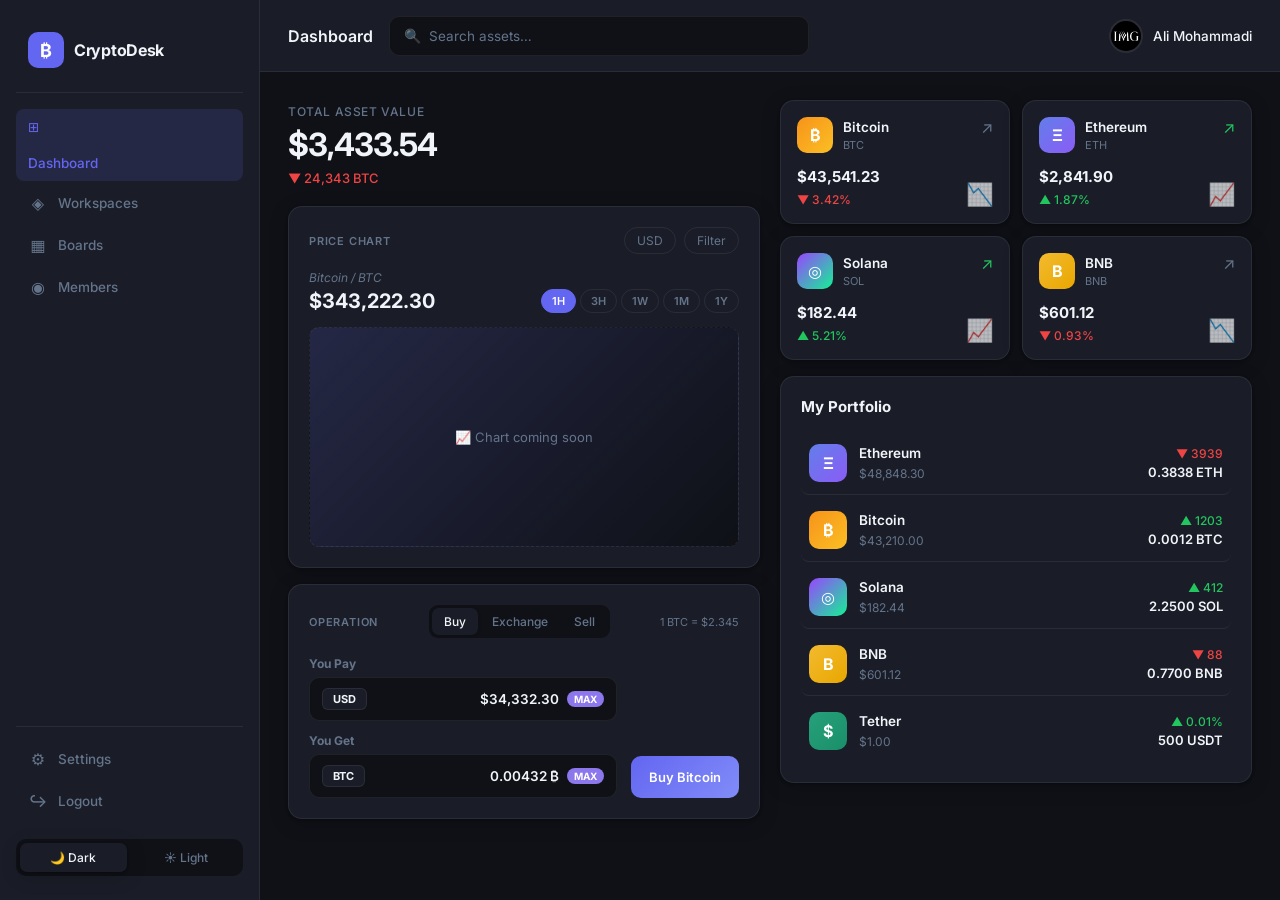
<file: index.html>
<!DOCTYPE html>
<html lang="en" data-theme="dark">
<head>
  <meta charset="UTF-8">
  <meta name="viewport" content="width=device-width, initial-scale=1.0">
  <title>CryptoDesk — Dashboard</title>
  <link rel="preconnect" href="https://fonts.googleapis.com">
  <link rel="preconnect" href="https://fonts.gstatic.com" crossorigin>
  <link href="https://fonts.googleapis.com/css2?family=Inter:wght@400;500;600;700&display=swap" rel="stylesheet">
  <link rel="stylesheet" href="./css/style.css">
  <link rel="stylesheet" href="./css/media.css">
</head>
<body>

  <!-- Sidebar -->
  <aside class="sidebar">
    <div class="logo">
      <div class="logo-icon">₿</div>
      <span class="logo-text">CryptoDesk</span>
    </div>

    <nav>
      <ul class="nav-list">
        <li class="nav-item active">
          <span class="nav-icon">⊞</span>
          <span>Dashboard</span>
        </li>
        <li class="nav-item">
          <a href="#"><span class="nav-icon">◈</span><span>Workspaces</span></a>
        </li>
        <li class="nav-item">
          <a href="#"><span class="nav-icon">▦</span><span>Boards</span></a>
        </li>
        <li class="nav-item">
          <a href="#"><span class="nav-icon">◉</span><span>Members</span></a>
        </li>
      </ul>

      <ul class="nav-list nav-bottom">
        <li class="nav-item">
          <a href="#"><span class="nav-icon">⚙</span><span>Settings</span></a>
        </li>
        <li class="nav-item">
          <a href="#"><span class="nav-icon">↪</span><span>Logout</span></a>
        </li>
      </ul>
    </nav>

    <div class="theme-toggle">
      <button id="btn-dark" class="theme-btn active-theme-btn">🌙 Dark</button>
      <button id="btn-light" class="theme-btn">☀️ Light</button>
    </div>
  </aside>

  <!-- Header -->
  <header class="header">
    <button class="hamburger-btn" id="hamburger-btn" aria-label="Open menu">
      <span></span><span></span><span></span>
    </button>

    <h1 class="page-title">Dashboard</h1>

    <form class="search-form" role="search">
      <span class="search-icon">🔍</span>
      <input type="search" id="search-input" placeholder="Search assets…" autocomplete="off">
    </form>

    <div class="user-info" id="user-info">
      <img src="img/download.png" alt="User avatar" class="user-avatar">
      <button class="user-name" id="user-name-btn">Ali Mohammadi</button>
      <ul class="user-dropdown" id="user-dropdown">
        <li data-name="Ali Asghar">Ali Asghar</li>
        <li data-name="Poori Asghar">Poori Asghar</li>
        <li data-name="Reza Tehrani">Reza Tehrani</li>
      </ul>
    </div>
  </header>

  <!-- Main Content -->
  <main class="main">

    <!-- Mobile search -->
    <div class="mobile-search">
      <form class="search-form search-form--mobile" role="search">
        <span class="search-icon">🔍</span>
        <input type="search" placeholder="Search assets…" autocomplete="off">
      </form>
    </div>

    <div class="main-grid">

      <!-- LEFT COLUMN -->
      <div class="col-left">

        <!-- Asset Summary -->
        <div class="asset-summary">
          <span class="asset-label">Total Asset Value</span>
          <h2 class="asset-value">$3,433.54</h2>
          <span class="asset-sub negative">▼ 24,343 BTC</span>
        </div>

        <!-- Chart Card -->
        <div class="card chart-card">
          <div class="chart-header">
            <span class="card-label">Price Chart</span>
            <div class="filter-pills">
              <button class="pill">USD</button>
              <button class="pill">Filter</button>
            </div>
          </div>

          <div class="btc-row">
            <div class="btc-title">
              <p class="btc-pair">Bitcoin / BTC</p>
              <h3 class="btc-price">$343,222.30</h3>
            </div>
            <div class="time-filters">
              <button class="time-btn time-btn--active">1H</button>
              <button class="time-btn">3H</button>
              <button class="time-btn">1W</button>
              <button class="time-btn">1M</button>
              <button class="time-btn">1Y</button>
            </div>
          </div>

          <div class="chart-placeholder" id="chart">
            <span>📈 Chart coming soon</span>
          </div>
        </div>

        <!-- Operation Card -->
        <div class="card operation-card">
          <div class="operation-header">
            <span class="card-label">Operation</span>
            <div class="op-tabs">
              <button class="op-tab op-tab--active">Buy</button>
              <button class="op-tab">Exchange</button>
              <button class="op-tab">Sell</button>
            </div>
            <span class="rate-label">1 BTC = $2.345</span>
          </div>

          <div class="operation-body">
            <div class="op-inputs">
              <div class="op-field">
                <h4 class="op-field-label">You Pay</h4>
                <div class="op-input-row card-inner">
                  <span class="currency-badge">USD</span>
                  <div class="op-amount">
                    <span class="op-value">$34,332.30</span>
                    <span class="max-badge">MAX</span>
                  </div>
                </div>
              </div>
              <div class="op-field">
                <h4 class="op-field-label">You Get</h4>
                <div class="op-input-row card-inner">
                  <span class="currency-badge">BTC</span>
                  <div class="op-amount">
                    <span class="op-value">0.00432 ₿</span>
                    <span class="max-badge">MAX</span>
                  </div>
                </div>
              </div>
            </div>
            <button class="buy-btn">Buy Bitcoin</button>
          </div>
        </div>

      </div>

      <!-- RIGHT COLUMN -->
      <div class="col-right">

        <!-- Coin Cards -->
        <div class="coin-grid">
          <div class="card coin-card">
            <div class="coin-header">
              <div class="coin-meta">
                <div class="coin-icon-wrap">₿</div>
                <div>
                  <h3 class="coin-name">Bitcoin</h3>
                  <span class="coin-symbol">BTC</span>
                </div>
              </div>
              <span class="trend-icon">↗</span>
            </div>
            <div class="coin-body">
              <div class="coin-price-block">
                <h3 class="coin-price">$43,541.23</h3>
                <span class="coin-change negative">▼ 3.42%</span>
              </div>
              <div class="mini-chart">📉</div>
            </div>
          </div>

          <div class="card coin-card">
            <div class="coin-header">
              <div class="coin-meta">
                <div class="coin-icon-wrap eth">Ξ</div>
                <div>
                  <h3 class="coin-name">Ethereum</h3>
                  <span class="coin-symbol">ETH</span>
                </div>
              </div>
              <span class="trend-icon positive">↗</span>
            </div>
            <div class="coin-body">
              <div class="coin-price-block">
                <h3 class="coin-price">$2,841.90</h3>
                <span class="coin-change positive">▲ 1.87%</span>
              </div>
              <div class="mini-chart">📈</div>
            </div>
          </div>

          <div class="card coin-card">
            <div class="coin-header">
              <div class="coin-meta">
                <div class="coin-icon-wrap sol">◎</div>
                <div>
                  <h3 class="coin-name">Solana</h3>
                  <span class="coin-symbol">SOL</span>
                </div>
              </div>
              <span class="trend-icon positive">↗</span>
            </div>
            <div class="coin-body">
              <div class="coin-price-block">
                <h3 class="coin-price">$182.44</h3>
                <span class="coin-change positive">▲ 5.21%</span>
              </div>
              <div class="mini-chart">📈</div>
            </div>
          </div>

          <div class="card coin-card">
            <div class="coin-header">
              <div class="coin-meta">
                <div class="coin-icon-wrap bnb">B</div>
                <div>
                  <h3 class="coin-name">BNB</h3>
                  <span class="coin-symbol">BNB</span>
                </div>
              </div>
              <span class="trend-icon">↗</span>
            </div>
            <div class="coin-body">
              <div class="coin-price-block">
                <h3 class="coin-price">$601.12</h3>
                <span class="coin-change negative">▼ 0.93%</span>
              </div>
              <div class="mini-chart">📉</div>
            </div>
          </div>
        </div>

        <!-- Portfolio -->
        <div class="card portfolio-card">
          <h2 class="portfolio-title">My Portfolio</h2>
          <div class="portfolio-list">

            <div class="portfolio-row">
              <div class="portfolio-left">
                <div class="p-icon-wrap">Ξ</div>
                <div>
                  <h4 class="p-name">Ethereum</h4>
                  <span class="p-price">$48,848.30</span>
                </div>
              </div>
              <div class="portfolio-right">
                <span class="p-change negative">▼ 3939</span>
                <h4 class="p-amount">0.3838 ETH</h4>
              </div>
            </div>

            <div class="portfolio-row">
              <div class="portfolio-left">
                <div class="p-icon-wrap btc-icon">₿</div>
                <div>
                  <h4 class="p-name">Bitcoin</h4>
                  <span class="p-price">$43,210.00</span>
                </div>
              </div>
              <div class="portfolio-right">
                <span class="p-change positive">▲ 1203</span>
                <h4 class="p-amount">0.0012 BTC</h4>
              </div>
            </div>

            <div class="portfolio-row">
              <div class="portfolio-left">
                <div class="p-icon-wrap sol-icon">◎</div>
                <div>
                  <h4 class="p-name">Solana</h4>
                  <span class="p-price">$182.44</span>
                </div>
              </div>
              <div class="portfolio-right">
                <span class="p-change positive">▲ 412</span>
                <h4 class="p-amount">2.2500 SOL</h4>
              </div>
            </div>

            <div class="portfolio-row">
              <div class="portfolio-left">
                <div class="p-icon-wrap bnb-icon">B</div>
                <div>
                  <h4 class="p-name">BNB</h4>
                  <span class="p-price">$601.12</span>
                </div>
              </div>
              <div class="portfolio-right">
                <span class="p-change negative">▼ 88</span>
                <h4 class="p-amount">0.7700 BNB</h4>
              </div>
            </div>

            <div class="portfolio-row">
              <div class="portfolio-left">
                <div class="p-icon-wrap usdt-icon">$</div>
                <div>
                  <h4 class="p-name">Tether</h4>
                  <span class="p-price">$1.00</span>
                </div>
              </div>
              <div class="portfolio-right">
                <span class="p-change positive">▲ 0.01%</span>
                <h4 class="p-amount">500 USDT</h4>
              </div>
            </div>

          </div>
        </div>

      </div>
    </div>
  </main>

  <!-- Mobile sidebar overlay -->
  <div class="overlay" id="overlay"></div>

  <script src="./js/main.js"></script>
</body>
</html>
</file>
<file: css/style.css>
/* ─── Reset & Base ──────────────────────────────────────────────── */
*, *::before, *::after {
  padding: 0;
  margin: 0;
  box-sizing: border-box;
}

/* ─── Design Tokens ─────────────────────────────────────────────── */
:root {
  --font: 'Inter', system-ui, sans-serif;

  /* Brand */
  --accent:       #6366F1;
  --accent-soft:  rgba(99, 102, 241, 0.15);
  --green:        #22C55E;
  --red:          #EF4444;
  --purple-badge: #8C77ED;

  /* Light theme */
  --bg:           #F1F5F9;
  --surface:      #FFFFFF;
  --surface-alt:  #F8FAFC;
  --border:       rgba(0, 0, 0, 0.08);
  --text-primary: #0F172A;
  --text-muted:   #64748B;
  --shadow:       0 1px 3px rgba(0,0,0,0.08), 0 4px 16px rgba(0,0,0,0.04);

  /* Sidebar */
  --aside-w: 260px;
  --header-h: 72px;
}

/* ─── Dark Theme ─────────────────────────────────────────────────── */
[data-theme="dark"] {
  --bg:           #0F1117;
  --surface:      #1A1D27;
  --surface-alt:  #13151F;
  --border:       rgba(255, 255, 255, 0.07);
  --text-primary: #F1F5F9;
  --text-muted:   #64748B;
  --shadow:       0 1px 3px rgba(0,0,0,0.3), 0 4px 20px rgba(0,0,0,0.2);
}

/* ─── Typography & Body ──────────────────────────────────────────── */
body {
  font-family: var(--font);
  font-size: 14px;
  background-color: var(--bg);
  color: var(--text-primary);
  display: grid;
  grid-template-columns: var(--aside-w) 1fr;
  grid-template-rows: var(--header-h) 1fr;
  grid-template-areas:
    'sidebar header'
    'sidebar main';
  min-height: 100vh;
  transition: background-color 0.3s, color 0.3s;
}

/* ─── Sidebar ────────────────────────────────────────────────────── */
.sidebar {
  grid-area: sidebar;
  position: fixed;
  top: 0;
  left: 0;
  width: var(--aside-w);
  height: 100vh;
  background-color: var(--surface);
  border-right: 1px solid var(--border);
  padding: 24px 16px;
  display: flex;
  flex-direction: column;
  z-index: 200;
  transition: background-color 0.3s, transform 0.3s;
}

.logo {
  display: flex;
  align-items: center;
  gap: 10px;
  padding: 8px 12px 24px;
  border-bottom: 1px solid var(--border);
  margin-bottom: 8px;
}

.logo-icon {
  width: 36px;
  height: 36px;
  background: var(--accent);
  border-radius: 10px;
  display: flex;
  align-items: center;
  justify-content: center;
  font-size: 18px;
  color: #fff;
  font-weight: 700;
}

.logo-text {
  font-size: 16px;
  font-weight: 700;
  color: var(--text-primary);
  letter-spacing: -0.3px;
}

/* Nav */
nav {
  flex: 1;
  display: flex;
  flex-direction: column;
  justify-content: space-between;
}

.nav-list {
  list-style: none;
  padding: 8px 0;
}

.nav-item {
  border-radius: 8px;
  margin-bottom: 2px;
  transition: background-color 0.15s;
}

.nav-item a,
.nav-item > span {
  display: flex;
  align-items: center;
  gap: 10px;
  padding: 10px 12px;
  text-decoration: none;
  color: var(--text-muted);
  font-size: 13.5px;
  font-weight: 500;
  border-radius: 8px;
  transition: color 0.15s, background-color 0.15s;
  width: 100%;
}

.nav-icon {
  font-size: 16px;
  width: 20px;
  text-align: center;
}

.nav-item:hover a,
.nav-item:hover > span {
  background-color: var(--accent-soft);
  color: var(--accent);
}

.nav-item.active {
  background-color: var(--accent-soft);
}

.nav-item.active > span {
  color: var(--accent);
}

.nav-bottom {
  border-top: 1px solid var(--border);
  padding-top: 12px;
}

/* Theme toggle */
.theme-toggle {
  display: flex;
  gap: 6px;
  padding: 4px;
  background-color: var(--bg);
  border-radius: 10px;
  margin-top: 8px;
}

.theme-btn {
  flex: 1;
  padding: 7px 10px;
  border: none;
  background: transparent;
  color: var(--text-muted);
  font-family: var(--font);
  font-size: 12px;
  font-weight: 500;
  border-radius: 7px;
  cursor: pointer;
  transition: background-color 0.2s, color 0.2s;
}

.active-theme-btn {
  background-color: var(--surface) !important;
  color: var(--text-primary) !important;
  box-shadow: var(--shadow);
}

/* ─── Header ─────────────────────────────────────────────────────── */
.header {
  grid-area: header;
  background-color: var(--surface);
  border-bottom: 1px solid var(--border);
  display: flex;
  align-items: center;
  gap: 16px;
  padding: 0 28px;
  position: sticky;
  top: 0;
  z-index: 100;
  transition: background-color 0.3s;
}

.hamburger-btn {
  display: none;
  flex-direction: column;
  gap: 5px;
  background: transparent;
  border: none;
  cursor: pointer;
  padding: 4px;
}

.hamburger-btn span {
  display: block;
  width: 22px;
  height: 2px;
  background-color: var(--text-primary);
  border-radius: 2px;
  transition: transform 0.2s;
}

.page-title {
  font-size: 16px;
  font-weight: 600;
  color: var(--text-primary);
  white-space: nowrap;
}

.search-form {
  display: flex;
  align-items: center;
  gap: 8px;
  background-color: var(--bg);
  border: 1px solid var(--border);
  border-radius: 10px;
  padding: 0 14px;
  height: 40px;
  flex: 1;
  max-width: 420px;
  transition: border-color 0.2s, box-shadow 0.2s;
}

.search-form:focus-within {
  border-color: var(--accent);
  box-shadow: 0 0 0 3px var(--accent-soft);
}

.search-icon {
  font-size: 14px;
  flex-shrink: 0;
  opacity: 0.5;
}

.search-form input {
  flex: 1;
  border: none;
  background: transparent;
  color: var(--text-primary);
  font-family: var(--font);
  font-size: 13.5px;
  outline: none;
}

.search-form input::placeholder {
  color: var(--text-muted);
}

/* User info */
.user-info {
  position: relative;
  margin-left: auto;
  display: flex;
  align-items: center;
  gap: 10px;
  flex-shrink: 0;
}

.user-avatar {
  width: 34px;
  height: 34px;
  border-radius: 50%;
  object-fit: cover;
  border: 2px solid var(--border);
}

.user-name {
  background: transparent;
  border: none;
  font-family: var(--font);
  font-size: 13.5px;
  font-weight: 500;
  color: var(--text-primary);
  cursor: pointer;
}

.user-dropdown {
  position: absolute;
  top: calc(100% + 10px);
  right: 0;
  background-color: var(--surface);
  border: 1px solid var(--border);
  border-radius: 10px;
  padding: 6px;
  list-style: none;
  min-width: 160px;
  box-shadow: var(--shadow);
  display: none;
  z-index: 300;
}

.user-dropdown.show {
  display: block;
}

.user-dropdown li {
  padding: 9px 12px;
  border-radius: 7px;
  cursor: pointer;
  font-size: 13px;
  color: var(--text-primary);
  transition: background-color 0.15s;
}

.user-dropdown li:hover {
  background-color: var(--accent-soft);
  color: var(--accent);
}

/* ─── Main ───────────────────────────────────────────────────────── */
.main {
  grid-area: main;
  padding: 28px;
  min-height: calc(100vh - var(--header-h));
  overflow-y: auto;
}

.mobile-search {
  display: none;
  margin-bottom: 20px;
}

.search-form--mobile {
  max-width: 100%;
  background-color: var(--surface);
}

.main-grid {
  display: grid;
  grid-template-columns: 1fr 1fr;
  gap: 20px;
}

.col-left,
.col-right {
  display: flex;
  flex-direction: column;
  gap: 16px;
}

/* ─── Card Base ──────────────────────────────────────────────────── */
.card {
  background-color: var(--surface);
  border: 1px solid var(--border);
  border-radius: 14px;
  padding: 20px;
  box-shadow: var(--shadow);
  transition: background-color 0.3s;
}

.card-inner {
  background-color: var(--bg);
  border: 1px solid var(--border);
  border-radius: 10px;
}

.card-label {
  font-size: 11px;
  font-weight: 600;
  letter-spacing: 0.8px;
  text-transform: uppercase;
  color: var(--text-muted);
}

/* ─── Asset Summary ──────────────────────────────────────────────── */
.asset-summary {
  display: flex;
  flex-direction: column;
  gap: 6px;
  padding: 4px 0;
}

.asset-label {
  font-size: 12px;
  color: var(--text-muted);
  font-weight: 500;
  text-transform: uppercase;
  letter-spacing: 0.6px;
}

.asset-value {
  font-size: 32px;
  font-weight: 700;
  color: var(--text-primary);
  letter-spacing: -1px;
}

.asset-sub {
  font-size: 13px;
  font-weight: 500;
}

/* ─── Chart Card ─────────────────────────────────────────────────── */
.chart-header {
  display: flex;
  justify-content: space-between;
  align-items: center;
  margin-bottom: 16px;
}

.filter-pills {
  display: flex;
  gap: 8px;
}

.pill {
  padding: 5px 12px;
  border: 1px solid var(--border);
  border-radius: 20px;
  background: transparent;
  color: var(--text-muted);
  font-family: var(--font);
  font-size: 12px;
  cursor: pointer;
  transition: background-color 0.15s, color 0.15s;
}

.pill:hover {
  background-color: var(--accent-soft);
  color: var(--accent);
  border-color: var(--accent);
}

.btc-row {
  display: flex;
  justify-content: space-between;
  align-items: flex-end;
  margin-bottom: 14px;
}

.btc-pair {
  font-size: 12px;
  color: var(--text-muted);
  font-style: italic;
  margin-bottom: 4px;
}

.btc-price {
  font-size: 20px;
  font-weight: 700;
  color: var(--text-primary);
}

.time-filters {
  display: flex;
  gap: 4px;
}

.time-btn {
  padding: 4px 10px;
  border-radius: 20px;
  background: transparent;
  border: 1px solid var(--border);
  color: var(--text-muted);
  font-family: var(--font);
  font-size: 11px;
  font-weight: 600;
  cursor: pointer;
  transition: all 0.15s;
}

.time-btn--active,
.time-btn:hover {
  background-color: var(--accent);
  border-color: var(--accent);
  color: #fff;
}

.chart-placeholder {
  height: 220px;
  background: linear-gradient(135deg, var(--accent-soft), var(--bg));
  border-radius: 10px;
  display: flex;
  align-items: center;
  justify-content: center;
  color: var(--text-muted);
  font-size: 13px;
  border: 1px dashed var(--border);
}

/* ─── Operation Card ─────────────────────────────────────────────── */
.operation-header {
  display: flex;
  justify-content: space-between;
  align-items: center;
  margin-bottom: 18px;
  gap: 12px;
}

.rate-label {
  font-size: 11px;
  color: var(--text-muted);
  white-space: nowrap;
}

.op-tabs {
  display: flex;
  background-color: var(--bg);
  border-radius: 9px;
  padding: 3px;
  gap: 2px;
}

.op-tab {
  padding: 6px 12px;
  border: none;
  background: transparent;
  color: var(--text-muted);
  font-family: var(--font);
  font-size: 12px;
  font-weight: 500;
  border-radius: 7px;
  cursor: pointer;
  transition: all 0.15s;
}

.op-tab--active {
  background-color: var(--surface);
  color: var(--text-primary);
  box-shadow: 0 1px 4px rgba(0,0,0,0.1);
}

.operation-body {
  display: flex;
  gap: 14px;
  align-items: flex-end;
}

.op-inputs {
  flex: 1;
  display: flex;
  flex-direction: column;
  gap: 12px;
}

.op-field-label {
  font-size: 12px;
  color: var(--text-muted);
  margin-bottom: 6px;
}

.op-input-row {
  display: flex;
  justify-content: space-between;
  align-items: center;
  padding: 10px 12px;
}

.currency-badge {
  font-size: 11px;
  font-weight: 700;
  background-color: var(--surface);
  border: 1px solid var(--border);
  padding: 3px 10px;
  border-radius: 6px;
  color: var(--text-primary);
}

.op-amount {
  display: flex;
  align-items: center;
  gap: 8px;
}

.op-value {
  font-weight: 600;
  font-size: 13.5px;
}

.max-badge {
  font-size: 10px;
  font-weight: 700;
  background-color: var(--purple-badge);
  color: #fff;
  padding: 2px 7px;
  border-radius: 10px;
}

.buy-btn {
  padding: 12px 18px;
  background: linear-gradient(135deg, var(--accent), #818CF8);
  border: none;
  border-radius: 10px;
  color: #fff;
  font-family: var(--font);
  font-size: 13px;
  font-weight: 600;
  cursor: pointer;
  white-space: nowrap;
  transition: opacity 0.2s, transform 0.1s;
  line-height: 1.4;
}

.buy-btn:hover { opacity: 0.9; }
.buy-btn:active { transform: scale(0.98); }

/* ─── Coin Cards ─────────────────────────────────────────────────── */
.coin-grid {
  display: grid;
  grid-template-columns: 1fr 1fr;
  gap: 12px;
}

.coin-card {
  padding: 16px;
}

.coin-header {
  display: flex;
  justify-content: space-between;
  align-items: flex-start;
  margin-bottom: 14px;
}

.coin-meta {
  display: flex;
  gap: 10px;
  align-items: center;
}

.coin-icon-wrap {
  width: 36px;
  height: 36px;
  background: linear-gradient(135deg, #F7931A, #FBBF24);
  border-radius: 10px;
  display: flex;
  align-items: center;
  justify-content: center;
  font-size: 16px;
  color: #fff;
  font-weight: 700;
  flex-shrink: 0;
}

.coin-icon-wrap.eth  { background: linear-gradient(135deg, #627EEA, #8B5CF6); }
.coin-icon-wrap.sol  { background: linear-gradient(135deg, #9945FF, #14F195); }
.coin-icon-wrap.bnb  { background: linear-gradient(135deg, #F3BA2F, #E8A700); }

.coin-name {
  font-size: 13.5px;
  font-weight: 600;
  color: var(--text-primary);
}

.coin-symbol {
  font-size: 11px;
  color: var(--text-muted);
}

.trend-icon {
  font-size: 16px;
  color: var(--text-muted);
}

.trend-icon.positive { color: var(--green); }

.coin-body {
  display: flex;
  justify-content: space-between;
  align-items: flex-end;
}

.coin-price {
  font-size: 15px;
  font-weight: 700;
  color: var(--text-primary);
  margin-bottom: 4px;
}

.coin-change {
  font-size: 12px;
  font-weight: 500;
}

.mini-chart {
  font-size: 22px;
  opacity: 0.7;
}

/* ─── Portfolio ──────────────────────────────────────────────────── */
.portfolio-title {
  font-size: 15px;
  font-weight: 700;
  margin-bottom: 16px;
}

.portfolio-list {
  display: flex;
  flex-direction: column;
  gap: 4px;
}

.portfolio-row {
  display: flex;
  justify-content: space-between;
  align-items: center;
  padding: 12px 8px;
  border-radius: 8px;
  transition: background-color 0.15s;
}

.portfolio-row:hover {
  background-color: var(--bg);
}

.portfolio-row:not(:last-child) {
  border-bottom: 1px solid var(--border);
}

.portfolio-left {
  display: flex;
  align-items: center;
  gap: 12px;
}

.p-icon-wrap {
  width: 38px;
  height: 38px;
  background: linear-gradient(135deg, #627EEA, #8B5CF6);
  border-radius: 10px;
  display: flex;
  align-items: center;
  justify-content: center;
  font-size: 16px;
  color: #fff;
  font-weight: 700;
  flex-shrink: 0;
}

.p-icon-wrap.btc-icon  { background: linear-gradient(135deg, #F7931A, #FBBF24); }
.p-icon-wrap.sol-icon  { background: linear-gradient(135deg, #9945FF, #14F195); }
.p-icon-wrap.bnb-icon  { background: linear-gradient(135deg, #F3BA2F, #E8A700); }
.p-icon-wrap.usdt-icon { background: linear-gradient(135deg, #26A17B, #1A8F69); }

.p-name {
  font-size: 13.5px;
  font-weight: 600;
  color: var(--text-primary);
  margin-bottom: 3px;
}

.p-price {
  font-size: 12px;
  color: var(--text-muted);
}

.portfolio-right {
  text-align: right;
}

.p-change {
  font-size: 12px;
  font-weight: 500;
  display: block;
  margin-bottom: 3px;
}

.p-amount {
  font-size: 13px;
  font-weight: 600;
  color: var(--text-primary);
}

/* ─── Utility ────────────────────────────────────────────────────── */
.positive { color: var(--green); }
.negative { color: var(--red); }

/* ─── Overlay ────────────────────────────────────────────────────── */
.overlay {
  display: none;
  position: fixed;
  inset: 0;
  background-color: rgba(0, 0, 0, 0.45);
  z-index: 150;
  backdrop-filter: blur(2px);
}

.overlay.show { display: block; }
</file>
<file: css/media.css>
/* ─── Tablet (≤ 1100px) ──────────────────────────────────────────── */
@media (max-width: 1100px) {
  .coin-grid {
    grid-template-columns: 1fr 1fr;
  }
}

/* ─── Small Desktop / Large Tablet (≤ 960px) ────────────────────── */
@media (max-width: 960px) {
  body {
    grid-template-columns: 1fr;
    grid-template-areas:
      'header'
      'main';
  }

  .sidebar {
    transform: translateX(-100%);
    box-shadow: 4px 0 24px rgba(0,0,0,0.2);
  }

  .sidebar.show {
    transform: translateX(0);
  }

  .hamburger-btn {
    display: flex;
  }

  .search-form:not(.search-form--mobile) {
    display: none;
  }

  .mobile-search {
    display: block;
  }

  .page-title {
    display: none;
  }
}

/* ─── Tablet Portrait (≤ 768px) ─────────────────────────────────── */
@media (max-width: 768px) {
  .main {
    padding: 16px;
  }

  .main-grid {
    grid-template-columns: 1fr;
  }

  .coin-grid {
    grid-template-columns: 1fr 1fr;
  }

  .operation-body {
    flex-direction: column;
    align-items: stretch;
  }

  .buy-btn {
    width: 100%;
    text-align: center;
  }
}

/* ─── Mobile (≤ 480px) ───────────────────────────────────────────── */
@media (max-width: 480px) {
  .coin-grid {
    grid-template-columns: 1fr;
  }

  .header {
    padding: 0 16px;
  }

  .operation-header {
    flex-wrap: wrap;
    gap: 8px;
  }
}
</file>
